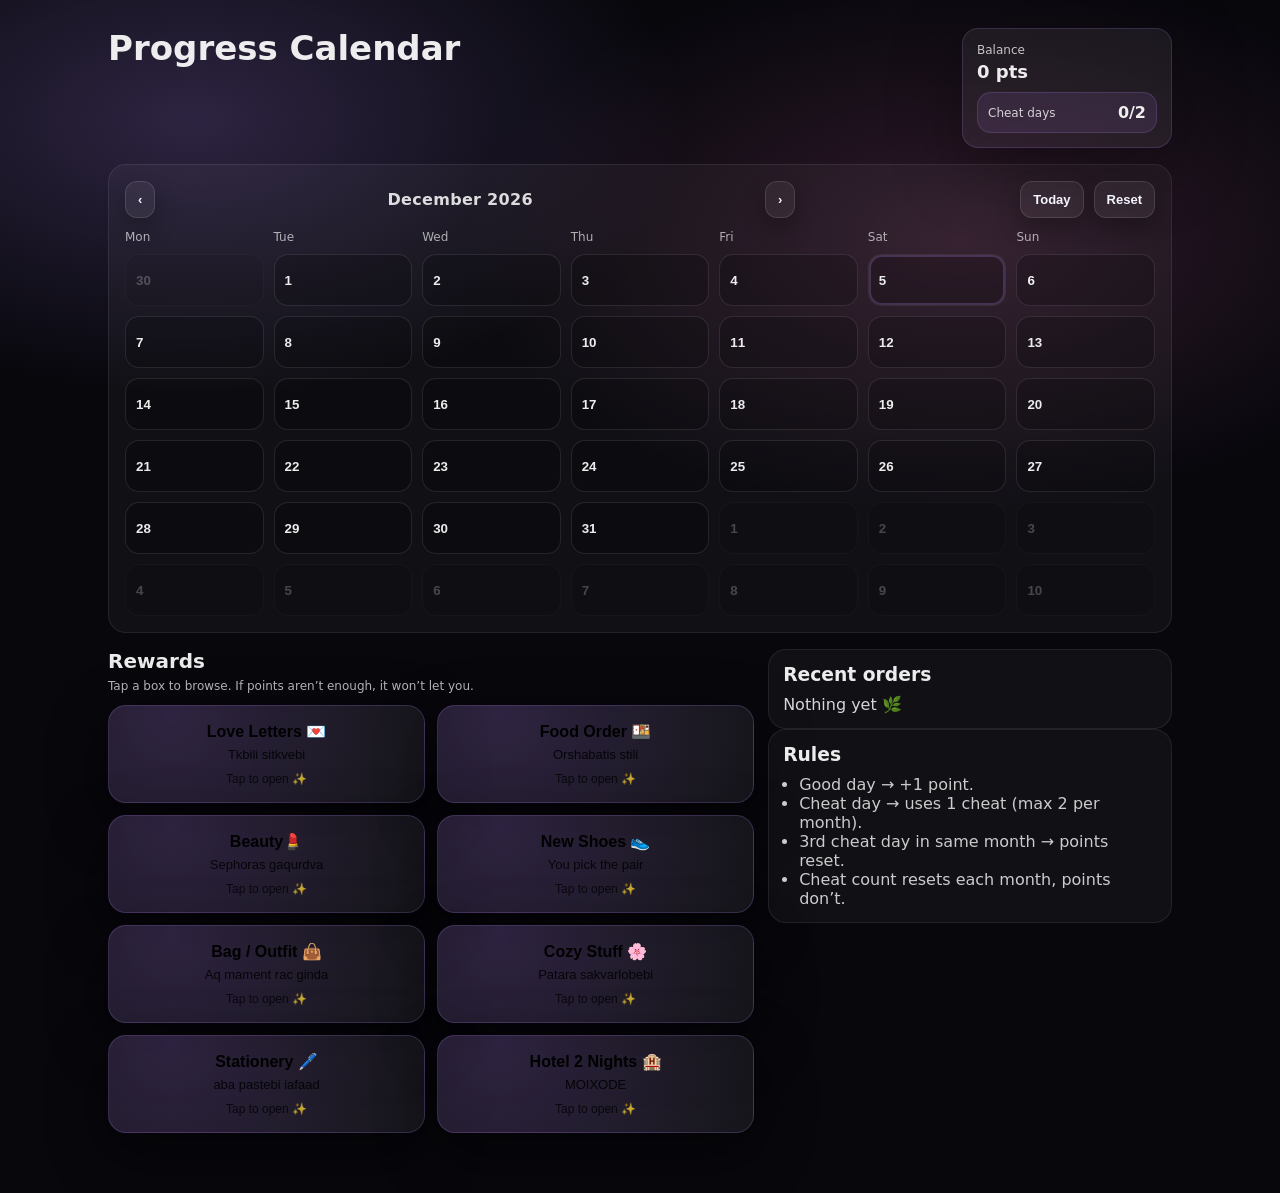
<file: calendar/index.html>
<!doctype html>
<html lang="en">
<head>
  <meta charset="utf-8" />
  <meta name="viewport" content="width=device-width,initial-scale=1" />
  <title>My Progress Calendar</title>

  <!-- KEEP THIS (your structure) -->
  <link rel="stylesheet" href="../ene.css" />
</head>

<body>
  <main class="cal-page" id="calPage">
    <header class="cal-header">
      <div>
        <h1 class="cal-title">Progress Calendar</h1>
      
      </div>

      <div class="cal-balance" aria-label="Points balance">
        <div class="cal-balance__label">Balance</div>
        <div class="cal-balance__value"><span id="pointsValue">0</span> pts</div>

        <div class="cal-cheats" aria-label="Cheat days this month">
          <span class="cal-cheats__label">Cheat days</span>
          <span class="cal-cheats__value"><span id="cheatValue">0</span>/2</span>
        </div>
      </div>
    </header>

    <section class="cal-grid-wrap">
      <div class="cal-toolbar">
        <button class="btn secondary" id="prevMonthBtn" type="button" aria-label="Previous month">‹</button>
        <div class="cal-month" id="monthLabel">Month YYYY</div>
        <button class="btn secondary" id="nextMonthBtn" type="button" aria-label="Next month">›</button>

        <div class="cal-toolbar-right">
          <button class="btn secondary" id="goTodayBtn" type="button">Today</button>
          <button class="btn secondary" id="resetBtn" type="button" title="Resets only this page data">Reset</button>
        </div>
      </div>

      <div class="cal-weekdays" aria-hidden="true">
        <div>Mon</div><div>Tue</div><div>Wed</div><div>Thu</div><div>Fri</div><div>Sat</div><div>Sun</div>
      </div>

      <div class="cal-grid" id="calendarGrid" aria-label="Calendar days">
        <!-- injected -->
      </div>
    </section>

    <section class="cal-bottom">
      <section class="rewards">
        <div class="rewards-head">
          <h2 class="section-title">Rewards</h2>
          <p class="tiny-note">Tap a box to browse. If points aren’t enough, it won’t let you.</p>
        </div>

        <div class="rewards-grid" id="rewardsGrid"></div>
      </section>

      <aside class="sidebar">
        <div class="panel">
          <h3 class="panel-title">Recent orders</h3>
          <div class="owned-list" id="ownedList">Nothing yet 🌿</div>
        </div>

        <!-- <div class="panel">
          <h3 class="panel-title">Recent history</h3>
          <div class="history-list" id="historyList">Nothing yet</div>
        </div> -->

        <div class="panel">
          <h3 class="panel-title">Rules</h3>
          <ul class="rules">
            <li>Good day → +1 point.</li>
            <li>Cheat day → uses 1 cheat (max 2 per month).</li>
            <li>3rd cheat day in same month → points reset.</li>
            <li>Cheat count resets each month, points don’t.</li>
            
          </ul>
        </div>
      </aside>
    </section>
  </main>

  <!-- DAY MODAL -->
  <div class="day-modal" id="dayModal" hidden>
    <div class="day-modal__backdrop" id="dayModalBackdrop"></div>

    <div class="day-modal__card" role="dialog" aria-modal="true" aria-labelledby="dayModalTitle">
      <div class="day-modal__top">
        <h3 class="panel-title" id="dayModalTitle">Day</h3>
        <button class="btn secondary" id="closeDayModalBtn" type="button">Close</button>
      </div>

      <p class="day-modal__hint" id="dayStatusText">Status</p>

      <div class="day-choice">
        <button class="btn day-good" id="markGoodBtn" type="button">Good day 💜 (+1)</button>
        <button class="btn secondary day-cheat" id="markCheatBtn" type="button">Cheat day 🍩 (uses 1)</button>
      </div>

      <div class="day-modal__actions">
        <button class="btn secondary" id="undoBtn" type="button">Undo day</button>
      </div>

      <div class="flower-burst" id="flowerBurst" aria-hidden="true"></div>
    </div>
  </div>

  <!-- CONFIRM MODAL -->
  <div class="confirm-modal" id="confirmModal" hidden>
    <div class="confirm-modal__backdrop" id="confirmBackdrop"></div>
    <div class="confirm-modal__card" role="dialog" aria-modal="true">
      <h3 class="panel-title" id="confirmTitle">Redeem?</h3>
      <p class="confirm-text" id="confirmText">Text</p>
      <div class="confirm-actions">
        <button class="btn secondary" id="confirmCancelBtn" type="button">Cancel</button>
        <button class="btn" id="confirmOkBtn" type="button">Redeem</button>
      </div>
    </div>
  </div>

  <script src="./page.js" defer></script>
</body>
</html>
</file>
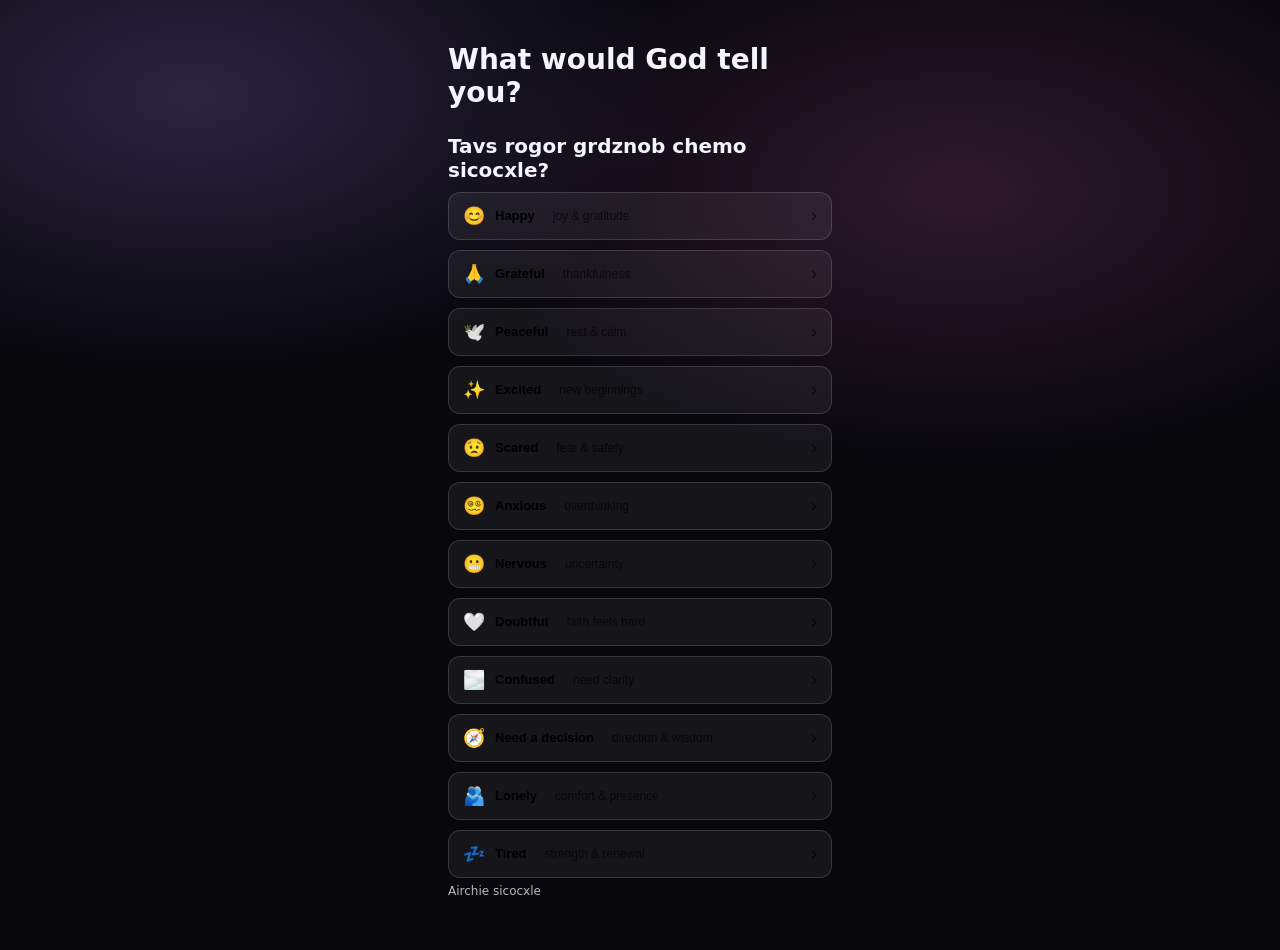
<file: gods-words/index.html>
<!doctype html>
<html lang="en">
<head>
  <meta charset="utf-8" />
  <meta name="viewport" content="width=device-width,initial-scale=1" />
  <title>What would God tell you today?</title>

  <!-- enegame/ene.css is one folder up from gods-words/ -->
  <link rel="stylesheet" href="../ene.css">
</head>

<body>
  <main class="god-page" id="godPage">
    <header class="god-header">
      <h1 class="god-title">What would God tell you?</h1>
      <p class="god-subtitle"></p>
    </header>

    <section class="feelings" aria-label="How are you feeling?">
      <h2 class="section-title">Tavs rogor grdznob chemo sicocxle?</h2>

      <!-- Vertical list -->
      <div class="feeling-list" id="feelingGrid"></div>

      <p class="tiny-note">Airchie sicocxle</p>
    </section>
  </main>

  <!-- Fullscreen popup -->
  <div class="verse-modal" id="verseModal" hidden>
    <div class="verse-modal__backdrop" id="modalBackdrop"></div>

    <div class="verse-modal__card" role="dialog" aria-modal="true" aria-labelledby="modalTitle">
      <div class="verse-modal__top">
        <span class="result-badge" id="resultBadge">Feeling</span>

        <div class="verse-modal__buttons">
          <button class="btn secondary" id="newVerseBtn" type="button">New verse</button>
          <button class="btn" id="copyBtn" type="button">Copy</button>
          <button class="btn secondary" id="closeModalBtn" type="button">Close</button>
        </div>
      </div>

      <h3 class="result-title" id="modalTitle">Here’s what God says</h3>

      <blockquote class="verse" id="verseText">Loading…</blockquote>

      <div class="verse-meta">
        <span class="verse-ref" id="verseRef">—</span>
      </div>

      <p class="tiny-note" id="fallbackNote" hidden>
        Couldn’t load the verse text right now. Try “New verse”.
      </p>
    </div>
  </div>

  <script src="./page.js" defer></script>
</body>
</html>
</file>
<file: ene.css>
:root{
  --bg:#07070c;
  --panel: rgba(255,255,255,.06);
  --border: rgba(255,255,255,.12);
  --text:#f4f4ff;
  --muted:#b9b9d7;
  --a:#b68cff;
  --b:#ff7ac8;
  --good:#74f0c0;
  --shadow: 0 14px 45px rgba(0,0,0,.5);
  --r: 18px;
}

*{ box-sizing:border-box; }

body{
  margin:0;
  color:var(--text);
  font-family: system-ui, -apple-system, Segoe UI, Roboto, Arial;
  background:
    radial-gradient(900px 500px at 15% 10%, rgba(182,140,255,.22), transparent 55%),
    radial-gradient(900px 500px at 75% 20%, rgba(255,122,200,.16), transparent 55%),
    var(--bg);
  min-height:100vh;
}

.wrap{
  max-width: 980px;
  margin:0 auto;
  padding: 16px;
}

.header{
  display:flex;
  align-items:center;
  justify-content:space-between;
  gap:12px;
  flex-wrap:wrap;
  margin-bottom: 12px;
}

.brand{
  display:flex;
  gap:12px;
  align-items:center;
}

.logo{
  width:46px;
  height:46px;
  border-radius:16px;
  background: linear-gradient(135deg, var(--a), var(--b));
  box-shadow: var(--shadow);
  flex: 0 0 auto;
}

.brandText h1{
  margin:0;
  font-size: 20px;
  letter-spacing:.2px;
}

.sub{
  margin: 3px 0 0;
  color:var(--muted);
  font-size: 13px;
}

.actions{
  display:flex;
  gap:10px;
  flex-wrap:wrap;
}

.btn{
  cursor:pointer;
  border:1px solid var(--border);
  background: rgba(255,255,255,.06);
  color:var(--text);
  padding: 10px 12px;
  border-radius: 12px;
  font-weight: 780;
  font-size: 13px;
  box-shadow: 0 10px 22px rgba(0,0,0,.25);
  transition: transform .12s ease, background .12s ease, border-color .12s ease, opacity .12s ease;
}

.btn:hover{
  transform: translateY(-1px);
  background: rgba(255,255,255,.09);
  border-color: rgba(255,255,255,.18);
}

.btn:disabled{
  opacity:.45;
  cursor:not-allowed;
  transform:none;
}

.btnGood{
  border:none;
  background: linear-gradient(135deg, rgba(116,240,192,.95), rgba(182,140,255,.85));
  color:#07070c;
}

.btnPrimary{
  border:none;
  background: linear-gradient(135deg, var(--a), var(--b));
}

.card{
  background: var(--panel);
  border:1px solid var(--border);
  border-radius: var(--r);
  box-shadow: var(--shadow);
  padding: 14px;
  overflow:hidden;
}

.section{ margin-bottom: 12px; }

.sectionTop{
  display:flex;
  align-items:baseline;
  justify-content:space-between;
  gap:10px;
  flex-wrap:wrap;
  margin-bottom: 10px;
}

.h2{
  margin:0 0 6px;
  font-size: 15px;
}

.muted{
  color:var(--muted);
  font-size: 13px;
  line-height:1.45;
  margin:0;
}

.hud{
  display:flex;
  gap:10px;
  flex-wrap:wrap;
  align-items:center;
  justify-content:space-between;
  margin-top: 10px;
}

.stat{
  background: rgba(255,255,255,.06);
  border:1px solid var(--border);
  border-radius: 12px;
  padding: 10px 12px;
  font-weight: 900;
  font-size: 13px;
  min-width: 140px;
  text-align:center;
}

.bar{
  height: 10px;
  border-radius: 999px;
  background: rgba(255,255,255,.10);
  overflow:hidden;
  border:1px solid rgba(255,255,255,.10);
  margin-top: 10px;
}

.barFill{
  height:100%;
  width: 0%;
  background: linear-gradient(90deg, rgba(116,240,192,.95), rgba(255,122,200,.85));
  border-radius: 999px;
  transition: width .2s ease;
}

/* ✅ no-stretch: wrapper controls height */
.canvasWrap{ 
  margin-top: 10px; 
  height: 380px;
}

/* ✅ no-stretch: canvas fills wrapper */
canvas{
  width:100%;
  height:100%;
  border-radius: 18px;
  border:1px solid var(--border);
  background: linear-gradient(180deg, rgba(182,140,255,.13), rgba(255,122,200,.06));
  box-shadow: 0 10px 30px rgba(0,0,0,.35);
  touch-action: none;
  display:block;
}

.tipRow{
  display:flex;
  justify-content:space-between;
  gap:10px;
  flex-wrap:wrap;
  margin-top: 10px;
}

.tiny{
  font-size: 12px;
  color: var(--muted);
}

.pill{
  display:inline-block;
  padding: 6px 10px;
  border-radius: 999px;
  background: rgba(182,140,255,.16);
  border:1px solid rgba(182,140,255,.28);
  font-size: 12px;
  font-weight: 900;
  margin-top: 8px;
}

.diaryGrid{
  display:grid;
  grid-template-columns: 1.2fr .8fr;
  gap: 12px;
  margin-top: 10px;
}

.diaryControls{
  display:flex;
  gap:10px;
  flex-wrap:wrap;
  align-items:center;
}

input[type="date"]{
  background: rgba(255,255,255,.06);
  border:1px solid var(--border);
  border-radius: 12px;
  padding: 10px 12px;
  color: var(--text);
  font-weight: 800;
  width: 160px;
}

textarea{
  width:100%;
  min-height: 220px;
  resize: vertical;
  border-radius: 14px;
  padding: 12px;
  background: rgba(255,255,255,.05);
  border:1px solid var(--border);
  color: var(--text);
  outline:none;
  line-height: 1.55;
  font-size: 13px;
  margin-top: 10px;
}

.list{
  display:flex;
  flex-direction:column;
  gap:8px;
  max-height: 300px;
  overflow:auto;
  padding-right: 4px;
}

.noteItem{
  display:flex;
  align-items:center;
  justify-content:space-between;
  gap:10px;
  padding: 10px 12px;
  background: rgba(255,255,255,.05);
  border:1px solid rgba(255,255,255,.10);
  border-radius: 14px;
  cursor:pointer;
}

.noteItem:hover{ background: rgba(255,255,255,.08); }

.tag{
  font-size: 12px;
  color: var(--muted);
  font-weight:800;
}

/* Locked overlay */
.locked{ position: relative; }

.lockedOverlay{
  position:absolute;
  inset:0;
  background: rgba(0,0,0,.55);
  backdrop-filter: blur(6px);
  display:flex;
  align-items:center;
  justify-content:center;
  padding: 16px;
  border-radius: var(--r);
  border:1px solid rgba(255,255,255,.10);
  z-index: 3;
}

.lockedBox{
  width: min(520px, 100%);
  background: rgba(12,12,18,.88);
  border:1px solid rgba(255,255,255,.14);
  border-radius: 18px;
  padding: 14px;
  box-shadow: var(--shadow);
  text-align:center;
}

.lockedTitle{ font-weight:950; font-size:16px; }
.lockedText{ margin-top:6px; }
.lockedBtns{
  margin-top:12px;
  display:flex;
  gap:10px;
  justify-content:center;
  flex-wrap:wrap;
}

/* Responsive */
@media (max-width: 820px){
  .diaryGrid{ grid-template-columns: 1fr; }
}

@media (max-width: 520px){
  .canvasWrap{ height: 290px; } /* ✅ no-stretch on phone */
  .stat{ min-width: 120px; padding: 9px 10px; }
  .brandText h1{ font-size: 18px; }
  .wrap{ padding: 12px; }
  input[type="date"]{ width: 100%; }
}

/* ===== Diary Popup Modal ===== */
.modalOverlay{
  position: fixed;
  inset: 0;
  background: rgba(0,0,0,.62);
  backdrop-filter: blur(7px);
  display: none; /* hidden by default */
  align-items: center;
  justify-content: center;
  padding: 16px;
  z-index: 9999;
}

.modalBox{
  width: min(720px, 100%);
  max-height: 85vh;
  overflow: auto;
  background: rgba(12,12,18,.92);
  border: 1px solid rgba(255,255,255,.14);
  border-radius: 18px;
  box-shadow: var(--shadow);
  padding: 14px;
}

.modalTop{
  display:flex;
  align-items:center;
  justify-content:space-between;
  gap:10px;
  margin-bottom: 10px;
}

.modalTitle{
  font-weight: 950;
  font-size: 16px;
}

.modalClose{
  cursor:pointer;
  border:1px solid var(--border);
  background: rgba(255,255,255,.06);
  color:var(--text);
  padding: 8px 10px;
  border-radius: 12px;
  font-weight: 900;
}

.modalBody{
  white-space: pre-wrap;
  line-height: 1.6;
  font-size: 13px;
  color: var(--text);
  background: rgba(255,255,255,.05);
  border: 1px solid rgba(255,255,255,.10);
  border-radius: 14px;
  padding: 12px;
}

/* ===== Auth Box ===== */
.authBox{
  width: min(520px, 100%);
  background: rgba(12,12,18,.92);
  border: 1px solid rgba(255,255,255,.14);
  border-radius: 18px;
  box-shadow: var(--shadow);
  padding: 14px;
}

.authTop{
  display:flex;
  align-items:flex-start;
  justify-content:space-between;
  gap:12px;
}

.authTitle{
  font-weight: 950;
  font-size: 18px;
}

.authSub{ margin-top:4px; }

.authTabs{
  display:flex;
  gap:10px;
  margin-top:12px;
  flex-wrap:wrap;
}

.authForm{
  margin-top:12px;
}

.authLabel{
  display:block;
  margin-top:10px;
  font-size:12px;
  color: var(--muted);
  font-weight: 800;
}

.authInput{
  width:100%;
  margin-top:6px;
  padding: 10px 12px;
  border-radius: 12px;
  border: 1px solid var(--border);
  background: rgba(255,255,255,.06);
  color: var(--text);
  outline: none;
}
a {
  text-decoration: none;
  color: inherit;
}

.pageTitle {
  font-size: 20px;
  font-weight: 900;
}

.sectionGap {
  margin-top: 16px;
}

/* GOD WORDS PAGE */

.god-page {
  max-width: 420px;
  margin: 0 auto;
  padding: 24px 18px 40px;
}

.god-header {
  margin-bottom: 24px;
}

.god-title {
  font-size: 28px;
  font-weight: 700;
  line-height: 1.2;
}

.god-subtitle {
  opacity: 0.75;
  margin-top: 8px;
}

.section-title {
  font-size: 20px;
  margin: 18px 0 10px;
  font-weight: 600;
}

.feeling-grid {
  display: flex;
  flex-wrap: wrap;
  gap: 8px;
}

.feeling-btn {
  background: rgba(255,255,255,0.08);
  border: 1px solid rgba(255,255,255,0.15);
  border-radius: 999px;
  padding: 6px 10px;
  font-size: 13px;
  cursor: pointer;
  transition: 0.2s ease;
}

.feeling-btn:hover {
  background: rgba(255,255,255,0.18);
  transform: translateY(-1px);
}

.feeling-label {
  font-weight: 500;
}

.feeling-sub {
  opacity: 0.6;
  margin-left: 4px;
}

.result-card {
  margin-top: 24px;
  padding: 18px;
  border-radius: 14px;
  background: rgba(255,255,255,0.06);
  backdrop-filter: blur(12px);
}

.result-badge {
  font-size: 12px;
  opacity: 0.6;
}

.verse {
  margin-top: 14px;
  font-size: 18px;
  line-height: 1.6;
  font-style: italic;
}

.verse-ref {
  display: block;
  margin-top: 8px;
  font-size: 14px;
  opacity: 0.7;
}

.tiny-note {
  font-size: 12px;
  opacity: 0.6;
  margin-top: 10px;
}

/* =========================
   GOD WORDS – VERTICAL LIST
   ========================= */

.feeling-list{
  display:flex;
  flex-direction:column;
  gap:10px;
  max-width: 520px;
}

.feeling-btn{
  width:100%;
  display:flex;
  align-items:center;
  justify-content:space-between;
  padding:12px 14px;
  border-radius:12px;
  border:1px solid rgba(255,255,255,0.14);
  background: rgba(255,255,255,0.06);
  cursor:pointer;
  transition: .18s ease;
}

.feeling-btn:hover{
  transform: translateY(-1px);
  background: rgba(255,255,255,0.10);
}

.feeling-left{
  display:flex;
  align-items:center;
  gap:10px;
}

.feeling-emoji{
  font-size: 18px;
}

.feeling-name{
  font-weight:600;
}

.feeling-hint{
  font-size: 12px;
  opacity: .65;
  margin-left: 8px;
}

.feeling-arrow{
  opacity:.65;
  font-size: 18px;
}

/* =========================
   FULLSCREEN VERSE POPUP
   ========================= */

.verse-modal[hidden]{ display:none; }

.verse-modal{
  position:fixed;
  inset:0;
  z-index:9999;
}

.verse-modal__backdrop{
  position:absolute;
  inset:0;
  background: rgba(0,0,0,0.60);
  backdrop-filter: blur(10px);
}

.verse-modal__card{
  position:relative;
  width:min(620px, calc(100% - 32px));
  margin: 10vh auto 0;
  border-radius:16px;
  padding:18px;
  background: rgba(255,255,255,0.08);
  border:1px solid rgba(255,255,255,0.14);
  box-shadow: 0 18px 70px rgba(0,0,0,0.55);
}

.verse-modal__top{
  display:flex;
  align-items:center;
  justify-content:space-between;
  gap:12px;
  flex-wrap:wrap;
}

.verse-modal__buttons{
  display:flex;
  gap:8px;
}

.verse{
  margin-top:14px;
  font-size:18px;
  line-height:1.7;
  font-style: italic;
}

.verse-ref{
  display:block;
  margin-top:10px;
  opacity:.75;
  font-size:13px;
}
/* Make the popup fit the phone screen and scroll INSIDE it */
.verse-modal__card{
  /* keep your existing styles, but add/override these: */
  max-height: 82vh;          /* card never exceeds screen */
  display: flex;
  flex-direction: column;
}

/* Verse text becomes the scroll area when it's long */
.verse{
  margin-top: 14px;
  font-size: 18px;
  line-height: 1.7;
  font-style: italic;

  overflow-y: auto;          /* scroll inside */
  max-height: 48vh;          /* limit verse height */
  padding-right: 6px;        /* space so scrollbar doesn't sit on text */
}

/* On small screens, give verse even more room */
@media (max-width: 480px){
  .verse-modal__card{
    margin: 6vh auto 0;
    max-height: 88vh;
  }
  .verse{
    max-height: 56vh;
    font-size: 17px;
  }
}

/* =========================
   CALENDAR PAGE
   ========================= */

/* ============================
   CALENDAR PAGE STYLES (FIX)
   Paste at BOTTOM of ene.css
============================ */

.cal-page{
  max-width: 1100px;
  margin: 0 auto;
  padding: 28px 18px 60px;
  color: rgba(255,255,255,.92);
}

.cal-header{
  display:flex;
  align-items:flex-start;
  justify-content:space-between;
  gap: 18px;
  flex-wrap: wrap;
}

.cal-title{ font-size: 34px; margin: 0; font-weight: 900; }
.cal-subtitle{ margin: 6px 0 0; opacity: .8; }

.cal-balance{
  min-width: 210px;
  padding: 14px 14px;
  border-radius: 16px;
  background: rgba(255,255,255,0.06);
  border: 1px solid rgba(190,140,255,0.18);
  box-shadow: 0 18px 70px rgba(0,0,0,.35);
}
.cal-balance__label{ font-size: 12px; opacity: .8; }
.cal-balance__value{ font-size: 18px; font-weight: 900; margin-top: 4px; }

.cal-cheats{
  margin-top: 10px;
  display:flex;
  align-items:center;
  justify-content:space-between;
  gap: 10px;
  padding: 10px 10px;
  border-radius: 14px;
  background: rgba(190,140,255,0.10);
  border: 1px solid rgba(190,140,255,0.18);
}
.cal-cheats__label{ font-size: 12px; opacity: .85; }
.cal-cheats__value{ font-weight: 900; }

/* Toolbar */
.cal-grid-wrap{
  margin-top: 16px;
  padding: 16px;
  border-radius: 18px;
  background: rgba(255,255,255,0.04);
  border: 1px solid rgba(255,255,255,0.08);
}

.cal-toolbar{
  display:flex;
  align-items:center;
  justify-content:space-between;
  gap: 12px;
  flex-wrap: wrap;
}
.cal-month{
  font-weight: 900;
  letter-spacing: .3px;
  opacity: .92;
  min-width: 160px;
  text-align:center;
}
.cal-toolbar-right{
  display:flex;
  gap: 10px;
  align-items:center;
}

/* Weekdays row */
.cal-weekdays{
  display:grid;
  grid-template-columns: repeat(7, minmax(0,1fr));
  gap: 10px;
  margin-top: 12px;
  opacity: .7;
  font-size: 12px;
}

/* Grid */
.cal-grid{
  margin-top: 10px;
  display:grid;
  grid-template-columns: repeat(7, minmax(0,1fr));
  gap: 10px;
}

.cal-day{
  border-radius: 14px;
  border: 1px solid rgba(255,255,255,0.10);
  background: rgba(0,0,0,0.20);
  color: rgba(255,255,255,.92);
  padding: 10px;
  height: 52px;
  cursor:pointer;
  display:flex;
  align-items:center;
  justify-content:space-between;
  transition: transform .08s ease, background .12s ease, border-color .12s ease;
}
.cal-day:hover{
  transform: translateY(-1px);
  border-color: rgba(190,140,255,0.22);
  background: rgba(190,140,255,0.10);
}
.cal-day.is-out{ opacity: .25; }
.cal-day.is-today{
  box-shadow: 0 0 0 2px rgba(190,140,255,0.22) inset;
}
.cal-day__num{ font-weight: 900; }
.cal-day__badge{ opacity: .95; }

.cal-day.is-good{
  background: rgba(190,140,255,0.14);
  border-color: rgba(190,140,255,0.26);
}
.cal-day.is-cheat{
  background: rgba(255,210,120,0.10);
  border-color: rgba(255,210,120,0.22);
}

/* Bottom layout */
.cal-bottom{
  margin-top: 16px;
  display:grid;
  grid-template-columns: 1.6fr 1fr;
  gap: 14px;
}
@media (max-width: 900px){
  .cal-bottom{ grid-template-columns: 1fr; }
}

.rewards-head .section-title{ margin: 0; font-weight: 900; }
.tiny-note{ opacity: .75; font-size: 12px; margin-top: 6px; }

/* Rewards grid */
.rewards-grid{
  margin-top: 12px;
  display:grid;
  grid-template-columns: repeat(2, minmax(0,1fr));
  gap: 12px;
}
@media (max-width: 560px){
  .rewards-grid{ grid-template-columns: 1fr; }
}

.rewardBubble--fun{
  text-align:center;
  border-radius: 18px;
  padding: 16px 14px;
  background: radial-gradient(circle at 20% 10%, rgba(190,140,255,0.22), rgba(255,255,255,0.06));
  border: 1px solid rgba(190,140,255,0.20);
  box-shadow: 0 18px 60px rgba(0,0,0,0.45);
}
.rewardBubble__title{ font-weight: 900; font-size: 16px; }
.rewardBubble__sub{ margin-top: 6px; opacity: .85; font-size: 13px; }
.rewardBubble__meta{ margin-top: 10px; font-size: 12px; opacity: .75; }

/* Sidebar panels */
.panel{
  padding: 14px;
  border-radius: 18px;
  background: rgba(255,255,255,0.04);
  border: 1px solid rgba(255,255,255,0.08);
}
.panel-title{ margin: 0 0 10px; font-weight: 900; }
.rules{ margin: 0; padding-left: 16px; opacity: .85; }
.owned-list, .history-list{ display:grid; gap: 8px; opacity: .9; }

/* ===== Modal base ===== */
.day-modal, .confirm-modal, .shopModal{
  position: fixed;
  inset: 0;
  z-index: 99999;
}

.day-modal[hidden], .confirm-modal[hidden], .shopModal[hidden]{ display:none; }

.day-modal__backdrop,
.confirm-modal__backdrop,
.shopModal__backdrop{
  position:absolute; inset:0;
  background: rgba(0,0,0,0.65);
  backdrop-filter: blur(10px);
}

.day-modal__card,
.confirm-modal__card{
  position: relative;
  margin: 10vh auto 0;
  width: min(520px, calc(100% - 32px));
  border-radius: 22px;
  padding: 16px;
  background: radial-gradient(circle at 20% 10%, rgba(190,140,255,0.20), rgba(255,255,255,0.06));
  border: 1px solid rgba(190,140,255,0.22);
  box-shadow: 0 30px 120px rgba(0,0,0,0.65);
}

.day-modal__top{
  display:flex;
  align-items:center;
  justify-content:space-between;
  gap: 10px;
}
.day-modal__hint{ margin: 10px 0 0; opacity: .85; }

.day-choice{
  display:grid;
  grid-template-columns: 1fr 1fr;
  gap: 10px;
  margin-top: 12px;
}
@media (max-width: 520px){
  .day-choice{ grid-template-columns: 1fr; }
}
.day-good{
  background: rgba(160,90,255,0.22) !important;
  border: 1px solid rgba(210,170,255,0.25) !important;
}
.day-cheat{
  border: 1px solid rgba(255,210,120,0.25) !important;
  background: rgba(255,210,120,0.10) !important;
}

.day-modal__actions{ margin-top: 12px; display:flex; gap: 10px; }

/* Flower burst */
.flower-burst{ position: relative; height: 0; }
.petal{
  position:absolute;
  width: 10px; height: 10px;
  border-radius: 999px;
  background: rgba(190,140,255,0.85);
  transform: translate(0,0);
  animation: petal .85s ease forwards;
}
@keyframes petal{
  to{ transform: translate(var(--dx), var(--dy)); opacity: 0; }
}

/* ===== Shop modal ===== */
.shopModal{
  display:flex;
  align-items:center;
  justify-content:center;
  padding: 18px;
}
.shopModal__card{
  position:relative;
  width: min(720px, 100%);
  border-radius: 22px;
  padding: 16px;
  background: radial-gradient(circle at 20% 10%, rgba(190,140,255,0.20), rgba(255,255,255,0.06));
  border: 1px solid rgba(190,140,255,0.22);
  box-shadow: 0 30px 120px rgba(0,0,0,0.65);
}
.shopModal__top{
  display:flex;
  align-items:flex-start;
  justify-content:space-between;
  gap: 12px;
}
.shopModal__title{ font-weight: 900; font-size: 18px; }
.shopModal__sub{ margin-top: 4px; opacity: .85; font-size: 13px; }

.shopModal__balance{
  margin-top: 10px;
  padding: 10px 12px;
  border-radius: 14px;
  background: rgba(255,255,255,0.06);
  border: 1px solid rgba(190,140,255,0.16);
  text-align:center;
}

.shopModal__items{
  margin-top: 12px;
  display:grid;
  grid-template-columns: repeat(2, minmax(0,1fr));
  gap: 12px;
}
@media (max-width: 560px){
  .shopModal__items{ grid-template-columns: 1fr; }
}

.shopItem--cute{
  border-radius: 18px;
  padding: 14px;
  background: rgba(0,0,0,0.18);
  border: 1px solid rgba(255,255,255,0.12);
  box-shadow: 0 12px 40px rgba(0,0,0,0.35);
  text-align:center;
  color: rgba(255,255,255,.92);
}

.shopItem__name{ font-weight: 900; font-size: 14px; }
.shopItem__right{
  margin-top: 10px;
  display:flex;
  flex-direction:column;
  align-items:center;
  gap: 6px;
}
.shopItem__cost{
  display:inline-block;
  padding: 6px 10px;
  border-radius: 999px;
  background: rgba(190,140,255,0.18);
  border: 1px solid rgba(190,140,255,0.20);
  font-weight: 900;
}
.shopItem__owned{ font-size: 12px; opacity: .8; }

.shopModal__hint{ margin-top: 10px; text-align:center; opacity: .75; }

/* Confirm modal */
.confirm-actions{ display:flex; justify-content:flex-end; gap: 10px; margin-top: 12px; }
.confirm-text{ opacity: .85; }

/* Toast */
.toast{
  position: fixed;
  left: 50%;
  bottom: 26px;
  transform: translateX(-50%);
  z-index: 999999;
  padding: 10px 14px;
  border-radius: 999px;
  background: rgba(0,0,0,0.55);
  border: 1px solid rgba(190,140,255,0.22);
  color: rgba(255,255,255,0.92);
  box-shadow: 0 18px 60px rgba(0,0,0,0.50);
}
.toast[hidden]{ display:none; }
.toast.show{ animation: toastIn .16s ease; }
@keyframes toastIn{
  from{ transform: translateX(-50%) translateY(8px); opacity: .3; }
  to{ transform: translateX(-50%) translateY(0); opacity: 1; }
}

/* kill sticky focus/active scaling */
.rewardBubble, .shopItem--cute, .cal-day, .btn{
  -webkit-tap-highlight-color: transparent;
}
.rewardBubble:focus, .shopItem--cute:focus, .cal-day:focus, .btn:focus{
  outline: none !important;
}
.rewardBubble:active, .shopItem--cute:active, .cal-day:active, .btn:active{
  transform: none !important;
}
</file>
